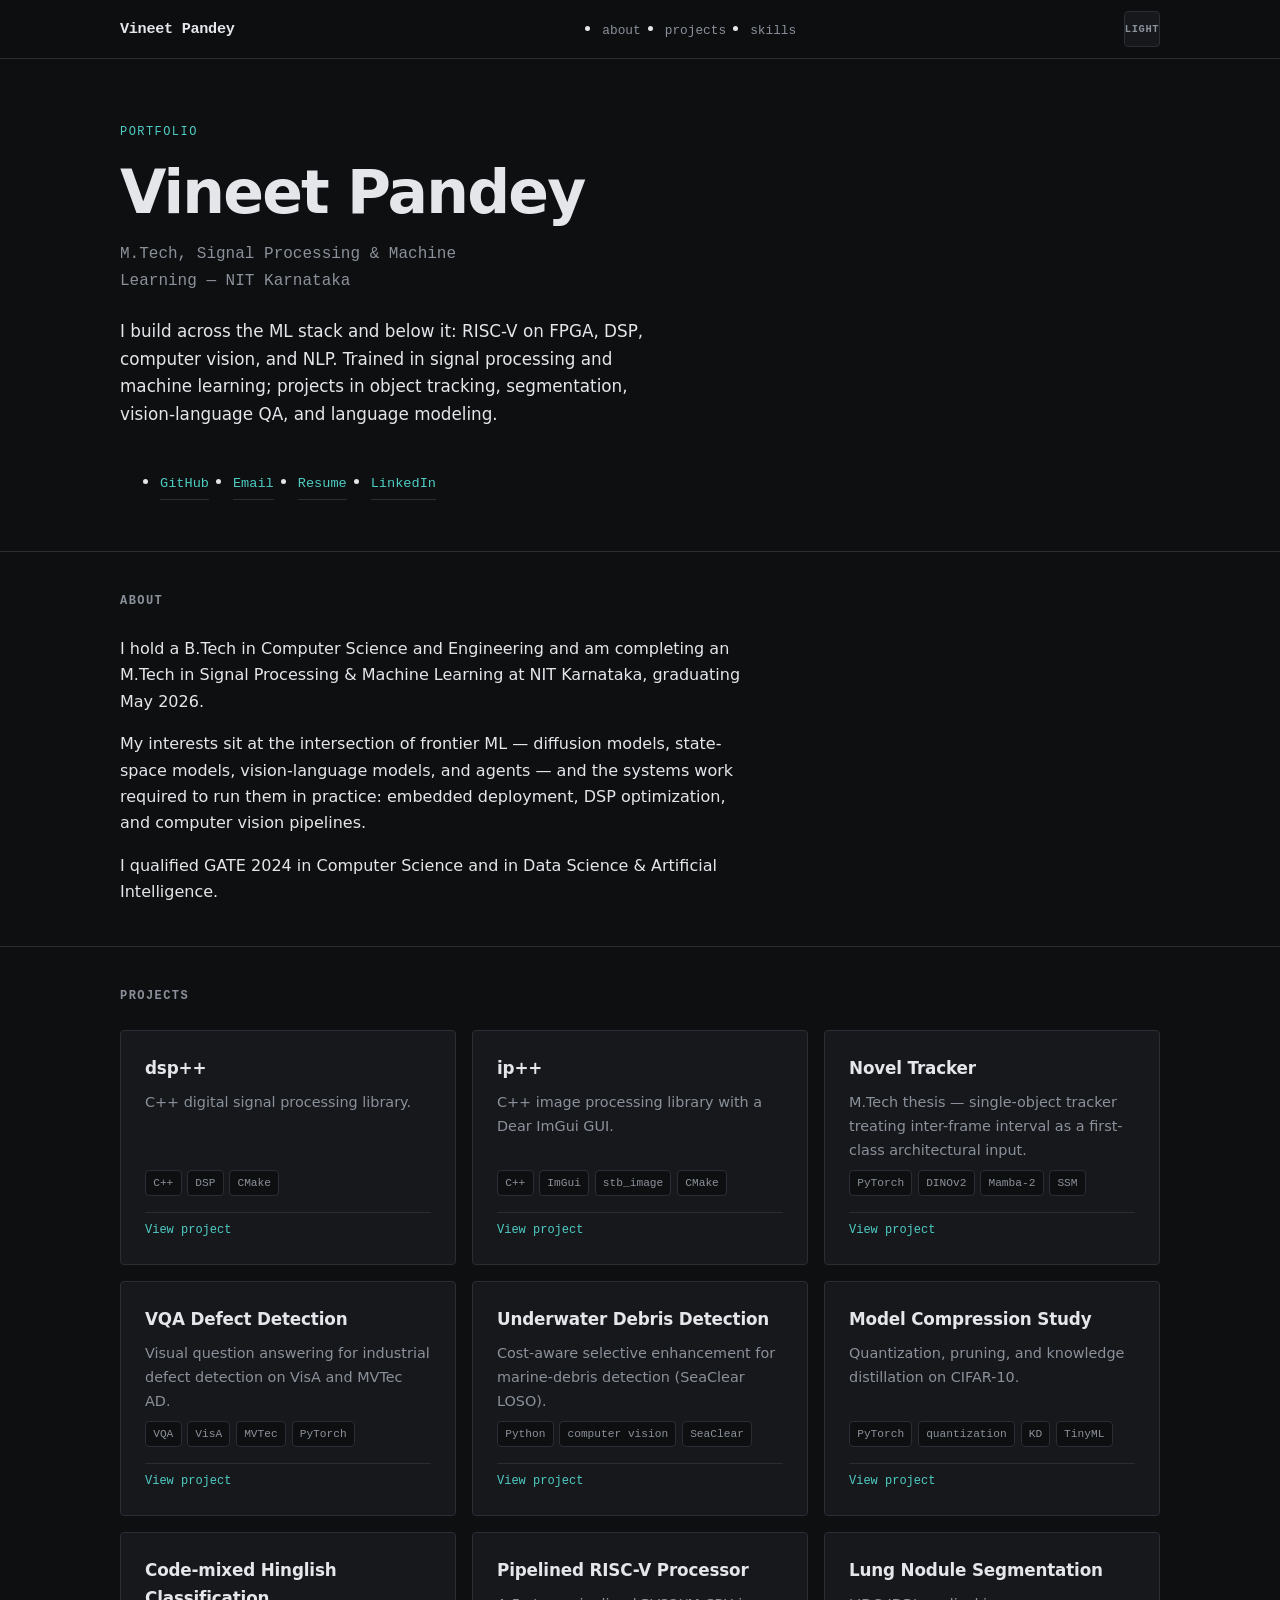
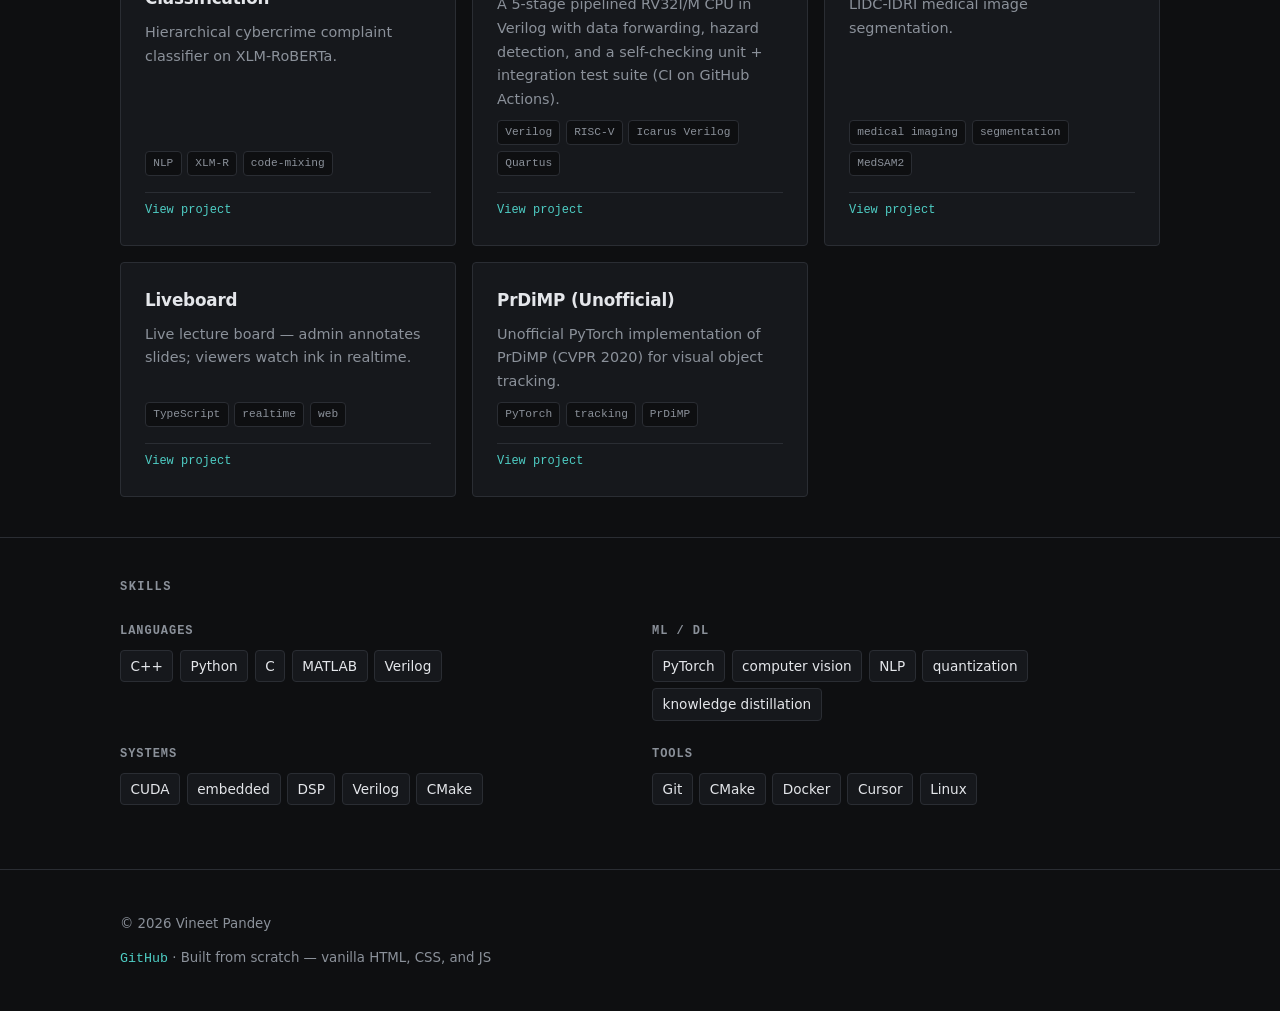
<file: index.html>
<!DOCTYPE html>
<html lang="en">
<head>
  <meta charset="UTF-8">
  <meta name="viewport" content="width=device-width, initial-scale=1.0">
  <meta name="description" content="Vineet Pandey — M.Tech Signal Processing &amp; Machine Learning. C++, PyTorch, embedded DSP, computer vision.">
  <title>Vineet Pandey</title>
  <link rel="stylesheet" href="styles.css">
  <script src="projects-data.js" defer></script>
  <script src="script.js" defer></script>
</head>
<body>
  <a class="skip-link" href="#main">Skip to content</a>

  <header class="site-header">
    <div class="container header-inner">
      <a class="logo" href="index.html">Vineet Pandey</a>
      <nav class="site-nav" aria-label="Primary">
        <ul>
          <li><a href="#about">About</a></li>
          <li><a href="#projects">Projects</a></li>
          <li><a href="#skills">Skills</a></li>
        </ul>
      </nav>
      <button
        type="button"
        class="theme-toggle"
        id="theme-toggle"
        aria-label="Switch to light mode"
        aria-pressed="false"
      >
        <span class="theme-toggle__label" aria-hidden="true">Light</span>
      </button>
    </div>
  </header>

  <main id="main">
    <!-- ===== EDITABLE: HERO ===== -->
    <section class="hero" aria-labelledby="hero-heading">
      <div class="container">
        <p class="hero__label">Portfolio</p>
        <h1 id="hero-heading" class="hero__name">Vineet Pandey</h1>
        <p class="hero__tagline">M.Tech, Signal Processing &amp; Machine Learning — NIT Karnataka</p>
        <p class="hero__intro">
          I build across the ML stack and below it: RISC-V on FPGA, DSP, computer vision, and NLP. Trained in signal processing and machine learning; projects in object tracking, segmentation, vision-language QA, and language modeling.
        </p>
        <ul class="hero__links">
          <li>
            <a href="https://github.com/heller007" rel="noopener noreferrer">GitHub</a>
          </li>
          <li>
            <a href="mailto:[vineetxyz001@gmail.com]">Email</a>
          </li>
          <li>
            <a href="https://drive.google.com/drive/folders/1xzDiKN1UOqpJz4rOyWnDZ7urQiCHUUfY?usp=drive_link" rel="noopener noreferrer">Resume</a>
          </li>
          <li>
            <a href="linkedin.com/in/heller007" rel="noopener noreferrer">LinkedIn</a>
          </li>
        </ul>
      </div>
    </section>
    <!-- ===== END HERO ===== -->

    <!-- ===== EDITABLE: ABOUT ===== -->
    <section id="about" class="section" aria-labelledby="about-heading">
      <div class="container">
        <h2 id="about-heading" class="section__heading">About</h2>
        <div class="section__body about__body">
          <p>
            I hold a B.Tech in Computer Science and Engineering and am completing an M.Tech in
            Signal Processing &amp; Machine Learning at NIT Karnataka, graduating May 2026.
          </p>
          <p>
            My interests sit at the intersection of frontier ML — diffusion models, state-space
            models, vision-language models, and agents — and the systems work required to run them
            in practice: embedded deployment, DSP optimization, and computer vision pipelines.
          </p>
          <p>
            I qualified GATE 2024 in Computer Science and in Data Science &amp; Artificial
            Intelligence.
          </p>
        </div>
      </div>
    </section>
    <!-- ===== END ABOUT ===== -->

    <!-- ===== EDITABLE: PROJECTS ===== -->
    <section id="projects" class="section" aria-labelledby="projects-heading">
      <div class="container">
        <h2 id="projects-heading" class="section__heading">Projects</h2>
        <ul class="project-grid" role="list">

          <!-- PROJECT CARD — copy this block to add a new project -->
          <li class="project-card">
            <a class="project-card__link" href="project.html?id=dsp-cpp">
              <h3 class="project-card__title">dsp++</h3>
              <p class="project-card__desc">C++ digital signal processing library.</p>
              <ul class="tag-list" role="list" aria-label="Technologies">
                <li>C++</li>
                <li>DSP</li>
                <li>CMake</li>
              </ul>
              <span class="project-card__cta">View project</span>
            </a>
          </li>
          <!-- END PROJECT CARD -->

          <!-- PROJECT CARD -->
          <li class="project-card">
            <a class="project-card__link" href="project.html?id=imgproc-cpp">
              <h3 class="project-card__title">ip++</h3>
              <p class="project-card__desc">C++ image processing library with a Dear ImGui GUI.</p>
              <ul class="tag-list" role="list" aria-label="Technologies">
                <li>C++</li>
                <li>ImGui</li>
                <li>stb_image</li>
                <li>CMake</li>
              </ul>
              <span class="project-card__cta">View project</span>
            </a>
          </li>
          <!-- END PROJECT CARD -->

          <!-- PROJECT CARD -->
          <li class="project-card">
            <a class="project-card__link" href="project.html?id=novel-tracker">
              <h3 class="project-card__title">Novel Tracker</h3>
              <p class="project-card__desc">
                M.Tech thesis — single-object tracker treating inter-frame interval as a
                first-class architectural input.
              </p>
              <ul class="tag-list" role="list" aria-label="Technologies">
                <li>PyTorch</li>
                <li>DINOv2</li>
                <li>Mamba-2</li>
                <li>SSM</li>
              </ul>
              <span class="project-card__cta">View project</span>
            </a>
          </li>
          <!-- END PROJECT CARD -->

          <!-- PROJECT CARD -->
          <li class="project-card">
            <a class="project-card__link" href="project.html?id=defect-vqa">
              <h3 class="project-card__title">VQA Defect Detection</h3>
              <p class="project-card__desc">
                Visual question answering for industrial defect detection on VisA and MVTec AD.
              </p>
              <ul class="tag-list" role="list" aria-label="Technologies">
                <li>VQA</li>
                <li>VisA</li>
                <li>MVTec</li>
                <li>PyTorch</li>
              </ul>
              <span class="project-card__cta">View project</span>
            </a>
          </li>
          <!-- END PROJECT CARD -->

          <!-- PROJECT CARD -->
          <li class="project-card">
            <a class="project-card__link" href="project.html?id=underwater">
              <h3 class="project-card__title">Underwater Debris Detection</h3>
              <p class="project-card__desc">
                Cost-aware selective enhancement for marine-debris detection (SeaClear LOSO).
              </p>
              <ul class="tag-list" role="list" aria-label="Technologies">
                <li>Python</li>
                <li>computer vision</li>
                <li>SeaClear</li>
              </ul>
              <span class="project-card__cta">View project</span>
            </a>
          </li>
          <!-- END PROJECT CARD -->

          <!-- PROJECT CARD -->
          <li class="project-card">
            <a class="project-card__link" href="project.html?id=tinyml-seminar">
              <h3 class="project-card__title">Model Compression Study</h3>
              <p class="project-card__desc">
                Quantization, pruning, and knowledge distillation on CIFAR-10.
              </p>
              <ul class="tag-list" role="list" aria-label="Technologies">
                <li>PyTorch</li>
                <li>quantization</li>
                <li>KD</li>
                <li>TinyML</li>
              </ul>
              <span class="project-card__cta">View project</span>
            </a>
          </li>
          <!-- END PROJECT CARD -->

          <!-- PROJECT CARD -->
          <li class="project-card">
            <a class="project-card__link" href="project.html?id=cybergaurd">
              <h3 class="project-card__title">Code-mixed Hinglish Classification</h3>
              <p class="project-card__desc">
                Hierarchical cybercrime complaint classifier on XLM-RoBERTa.
              </p>
              <ul class="tag-list" role="list" aria-label="Technologies">
                <li>NLP</li>
                <li>XLM-R</li>
                <li>code-mixing</li>
              </ul>
              <span class="project-card__cta">View project</span>
            </a>
          </li>
          <!-- END PROJECT CARD -->

          <!-- PROJECT CARD -->
          <li class="project-card">
            <a class="project-card__link" href="project.html?id=pipelined-riscv">
              <h3 class="project-card__title">Pipelined RISC-V Processor</h3>
              <p class="project-card__desc">
                A 5-stage pipelined RV32I/M CPU in Verilog with data forwarding, hazard
                detection, and a self-checking unit + integration test suite (CI on GitHub Actions).
              </p>
              <ul class="tag-list" role="list" aria-label="Technologies">
                <li>Verilog</li>
                <li>RISC-V</li>
                <li>Icarus Verilog</li>
                <li>Quartus</li>
              </ul>
              <span class="project-card__cta">View project</span>
            </a>
          </li>
          <!-- END PROJECT CARD -->

          <!-- PROJECT CARD -->
          <li class="project-card">
            <a class="project-card__link" href="project.html?id=lidc-nodule">
              <h3 class="project-card__title">Lung Nodule Segmentation</h3>
              <p class="project-card__desc">LIDC-IDRI medical image segmentation.</p>
              <ul class="tag-list" role="list" aria-label="Technologies">
                <li>medical imaging</li>
                <li>segmentation</li>
                <li>MedSAM2</li>
              </ul>
              <span class="project-card__cta">View project</span>
            </a>
          </li>
          <!-- END PROJECT CARD -->

          <!-- PROJECT CARD -->
          <li class="project-card">
            <a class="project-card__link" href="project.html?id=liveboard">
              <h3 class="project-card__title">Liveboard</h3>
              <p class="project-card__desc">
                Live lecture board — admin annotates slides; viewers watch ink in realtime.
              </p>
              <ul class="tag-list" role="list" aria-label="Technologies">
                <li>TypeScript</li>
                <li>realtime</li>
                <li>web</li>
              </ul>
              <span class="project-card__cta">View project</span>
            </a>
          </li>
          <!-- END PROJECT CARD -->

          <!-- PROJECT CARD -->
          <li class="project-card">
            <a class="project-card__link" href="project.html?id=prdimp">
              <h3 class="project-card__title">PrDiMP (Unofficial)</h3>
              <p class="project-card__desc">
                Unofficial PyTorch implementation of PrDiMP (CVPR 2020) for visual object tracking.
              </p>
              <ul class="tag-list" role="list" aria-label="Technologies">
                <li>PyTorch</li>
                <li>tracking</li>
                <li>PrDiMP</li>
              </ul>
              <span class="project-card__cta">View project</span>
            </a>
          </li>
          <!-- END PROJECT CARD -->

        </ul>
      </div>
    </section>
    <!-- ===== END PROJECTS ===== -->

    <!-- ===== EDITABLE: SKILLS ===== -->
    <section id="skills" class="section" aria-labelledby="skills-heading">
      <div class="container">
        <h2 id="skills-heading" class="section__heading">Skills</h2>
        <dl class="skills-list">
          <div class="skills-group">
            <dt>Languages</dt>
            <dd>
              <ul class="chip-list" role="list">
                <li>C++</li>
                <li>Python</li>
                <li>C</li>
                <li>MATLAB</li>
                <li>Verilog</li>
              </ul>
            </dd>
          </div>
          <div class="skills-group">
            <dt>ML / DL</dt>
            <dd>
              <ul class="chip-list" role="list">
                <li>PyTorch</li>
                <li>computer vision</li>
                <li>NLP</li>
                <li>quantization</li>
                <li>knowledge distillation</li>
              </ul>
            </dd>
          </div>
          <div class="skills-group">
            <dt>Systems</dt>
            <dd>
              <ul class="chip-list" role="list">
                <li>CUDA</li>
                <li>embedded</li>
                <li>DSP</li>
                <li>Verilog</li>
                <li>CMake</li>
              </ul>
            </dd>
          </div>
          <div class="skills-group">
            <dt>Tools</dt>
            <dd>
              <ul class="chip-list" role="list">
                <li>Git</li>
                <li>CMake</li>
                <li>Docker</li>
                <li>Cursor</li>
                <li>Linux</li>
              </ul>
            </dd>
          </div>
        </dl>
      </div>
    </section>
    <!-- ===== END SKILLS ===== -->
  </main>

  <!-- ===== EDITABLE: FOOTER ===== -->
  <footer class="site-footer">
    <div class="container footer-inner">
      <p class="footer__copy">
        <small>&copy; <span id="year"></span> Vineet Pandey</small>
      </p>
      <p class="footer__note">
        <small>
          <a href="https://github.com/heller007" rel="noopener noreferrer">GitHub</a>
          &middot; Built from scratch — vanilla HTML, CSS, and JS
        </small>
      </p>
    </div>
  </footer>
  <!-- ===== END FOOTER ===== -->
</body>
</html>
</file>
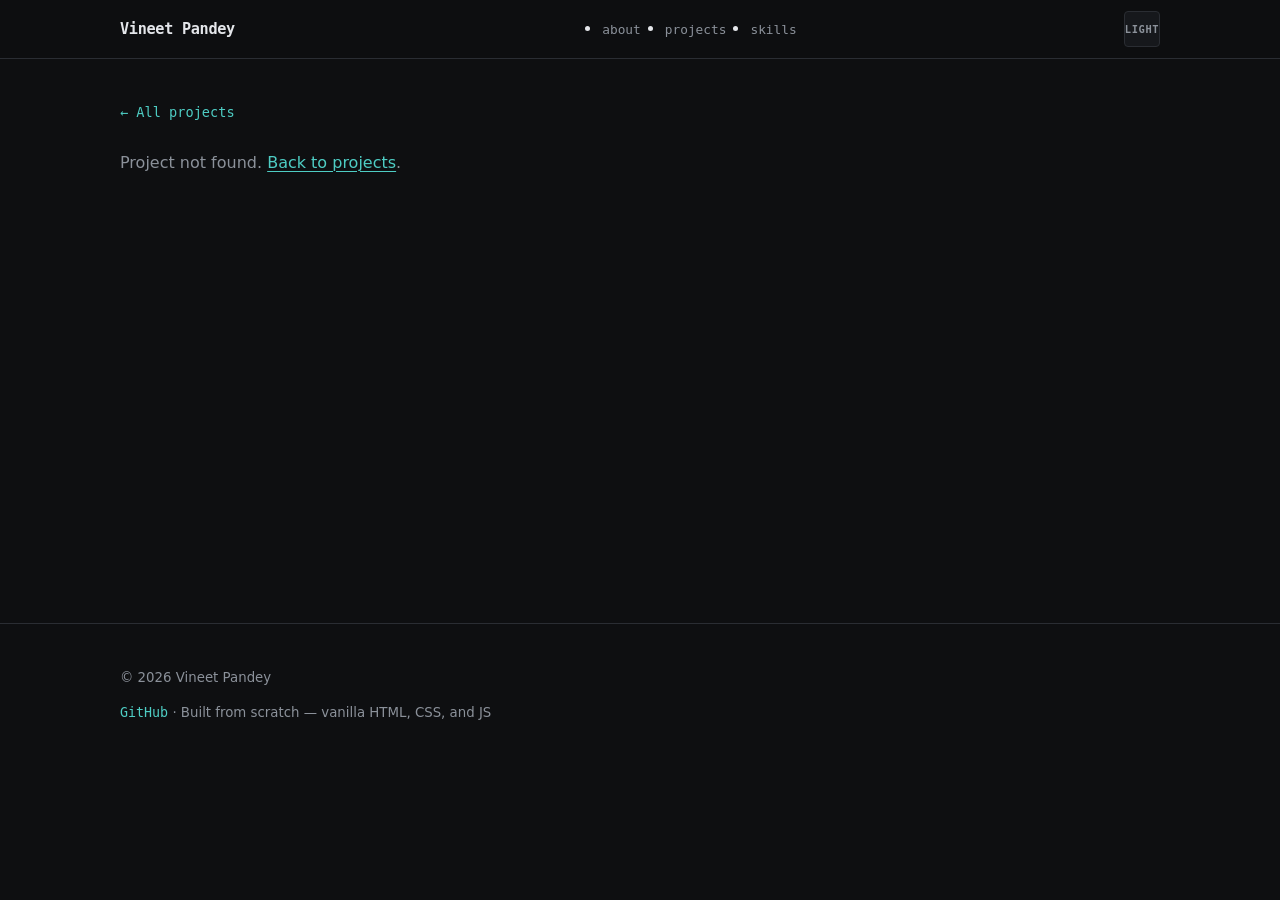
<file: project.html>
<!DOCTYPE html>
<html lang="en">
<head>
  <meta charset="UTF-8">
  <meta name="viewport" content="width=device-width, initial-scale=1.0">
  <meta name="description" content="Project details — Vineet Pandey">
  <title>Project — Vineet Pandey</title>
  <link rel="stylesheet" href="styles.css">
  <script src="projects-data.js" defer></script>
  <script src="script.js" defer></script>
</head>
<body>
  <a class="skip-link" href="#main">Skip to content</a>

  <header class="site-header">
    <div class="container header-inner">
      <a class="logo" href="index.html">Vineet Pandey</a>
      <nav class="site-nav" aria-label="Primary">
        <ul>
          <li><a href="index.html#about">About</a></li>
          <li><a href="index.html#projects">Projects</a></li>
          <li><a href="index.html#skills">Skills</a></li>
        </ul>
      </nav>
      <button
        type="button"
        class="theme-toggle"
        id="theme-toggle"
        aria-label="Switch to light mode"
        aria-pressed="false"
      >
        <span class="theme-toggle__label" aria-hidden="true">Light</span>
      </button>
    </div>
  </header>

  <main id="main" class="project-page">
    <div class="container project-page__inner">
      <p class="project-page__back">
        <a href="index.html#projects">&larr; All projects</a>
      </p>

      <article id="project-detail" aria-live="polite">
        <p class="project-page__loading">Loading project…</p>
      </article>
    </div>
  </main>

  <footer class="site-footer">
    <div class="container footer-inner">
      <p class="footer__copy">
        <small>&copy; <span id="year"></span> Vineet Pandey</small>
      </p>
      <p class="footer__note">
        <small>
          <a href="https://github.com/heller007" rel="noopener noreferrer">GitHub</a>
          &middot; Built from scratch — vanilla HTML, CSS, and JS
        </small>
      </p>
    </div>
  </footer>
</body>
</html>
</file>
<file: styles.css>
/* ===== Theme tokens ===== */
:root {
  color-scheme: dark;
  --color-bg: #0e0f11;
  --color-surface: #16181c;
  --color-border: #2a2d33;
  --color-text: #e4e6ea;
  --color-text-muted: #8b919a;
  --color-accent: #4ecdc4;
  --color-accent-hover: #6eddd6;
  --color-focus: #4ecdc4;
  --font-sans: system-ui, -apple-system, "Segoe UI", Roboto, "Helvetica Neue", Arial, sans-serif;
  --font-mono: ui-monospace, "Cascadia Code", "Source Code Pro", Menlo, Consolas, monospace;
  --space-xs: 0.5rem;
  --space-sm: 1rem;
  --space-md: 1.5rem;
  --space-lg: 2.5rem;
  --space-xl: 4rem;
  --max-width: 68rem;
  --radius: 4px;
  --transition: 150ms ease;
}

[data-theme="light"] {
  color-scheme: light;
  --color-bg: #f7f8f9;
  --color-surface: #ffffff;
  --color-border: #d8dce2;
  --color-text: #1a1d21;
  --color-text-muted: #5c6370;
  --color-accent: #0d8f86;
  --color-accent-hover: #0a726b;
  --color-focus: #0d8f86;
}

[data-theme="dark"] {
  color-scheme: dark;
}

@media (prefers-color-scheme: light) {
  [data-theme="light"] {
    color-scheme: light;
  }
}

@media (prefers-color-scheme: dark) {
  [data-theme="dark"] {
    color-scheme: dark;
  }
}

/* ===== Reset & base ===== */
*,
*::before,
*::after {
  box-sizing: border-box;
}

html {
  scroll-behavior: smooth;
}

@media (prefers-reduced-motion: reduce) {
  html {
    scroll-behavior: auto;
  }

  *,
  *::before,
  *::after {
    animation-duration: 0.01ms !important;
    transition-duration: 0.01ms !important;
  }
}

body {
  margin: 0;
  font-family: var(--font-sans);
  font-size: 1rem;
  line-height: 1.65;
  color: var(--color-text);
  background-color: var(--color-bg);
  -webkit-font-smoothing: antialiased;
}

img {
  max-width: 100%;
  height: auto;
}

a {
  color: var(--color-accent);
  text-decoration-thickness: 1px;
  text-underline-offset: 3px;
  transition: color var(--transition);
}

a:hover {
  color: var(--color-accent-hover);
}

a:focus-visible,
button:focus-visible {
  outline: 2px solid var(--color-focus);
  outline-offset: 3px;
}

ul[role="list"],
ol[role="list"] {
  list-style: none;
  margin: 0;
  padding: 0;
}

/* ===== Layout ===== */
.container {
  width: 100%;
  max-width: var(--max-width);
  margin-inline: auto;
  padding-inline: var(--space-sm);
}

@media (min-width: 48rem) {
  .container {
    padding-inline: var(--space-md);
  }
}

.skip-link {
  position: absolute;
  top: -100%;
  left: var(--space-sm);
  z-index: 100;
  padding: var(--space-xs) var(--space-sm);
  background: var(--color-surface);
  color: var(--color-text);
  border: 1px solid var(--color-border);
  border-radius: var(--radius);
}

.skip-link:focus {
  top: var(--space-sm);
}

/* ===== Header ===== */
.site-header {
  position: sticky;
  top: 0;
  z-index: 50;
  background-color: color-mix(in srgb, var(--color-bg) 92%, transparent);
  backdrop-filter: blur(8px);
  border-bottom: 1px solid var(--color-border);
}

.header-inner {
  display: flex;
  align-items: center;
  justify-content: space-between;
  gap: var(--space-sm);
  min-height: 3.5rem;
}

.logo {
  font-family: var(--font-mono);
  font-size: 0.95rem;
  font-weight: 600;
  color: var(--color-text);
  text-decoration: none;
  letter-spacing: -0.02em;
}

.logo:hover {
  color: var(--color-accent);
}

.site-nav ul {
  display: flex;
  gap: var(--space-md);
}

.site-nav a {
  font-family: var(--font-mono);
  font-size: 0.8rem;
  color: var(--color-text-muted);
  text-decoration: none;
  text-transform: lowercase;
}

.site-nav a:hover {
  color: var(--color-text);
}

.theme-toggle {
  display: flex;
  align-items: center;
  justify-content: center;
  width: 2.25rem;
  height: 2.25rem;
  padding: 0;
  border: 1px solid var(--color-border);
  border-radius: var(--radius);
  background: var(--color-surface);
  color: var(--color-text-muted);
  cursor: pointer;
  transition: border-color var(--transition), color var(--transition);
}

.theme-toggle:hover {
  border-color: var(--color-accent);
  color: var(--color-text);
}

.theme-toggle__label {
  font-family: var(--font-mono);
  font-size: 0.65rem;
  font-weight: 600;
  text-transform: uppercase;
  letter-spacing: 0.06em;
  line-height: 1;
}

/* ===== Hero ===== */
.hero {
  padding-block: var(--space-xl) var(--space-lg);
}

.hero__label {
  font-family: var(--font-mono);
  font-size: 0.75rem;
  text-transform: uppercase;
  letter-spacing: 0.12em;
  color: var(--color-accent);
  margin: 0 0 var(--space-sm);
}

.hero__name {
  font-size: clamp(2.5rem, 8vw, 3.75rem);
  font-weight: 700;
  line-height: 1.1;
  letter-spacing: -0.03em;
  margin: 0 0 var(--space-sm);
}

.hero__tagline {
  font-family: var(--font-mono);
  font-size: clamp(0.85rem, 2.5vw, 1rem);
  color: var(--color-text-muted);
  margin: 0 0 var(--space-md);
  max-width: 42ch;
}

.hero__intro {
  font-size: 1.05rem;
  max-width: 52ch;
  margin: 0 0 var(--space-lg);
  color: var(--color-text);
}

.hero__links {
  display: flex;
  flex-wrap: wrap;
  gap: var(--space-sm) var(--space-md);
}

.hero__links a {
  font-family: var(--font-mono);
  font-size: 0.85rem;
  text-decoration: none;
  padding: var(--space-xs) 0;
  border-bottom: 1px solid var(--color-border);
}

.hero__links a:hover {
  border-bottom-color: var(--color-accent);
}

/* ===== Sections ===== */
.section {
  padding-block: var(--space-lg);
  border-top: 1px solid var(--color-border);
}

.section__heading {
  font-family: var(--font-mono);
  font-size: 0.75rem;
  font-weight: 600;
  text-transform: uppercase;
  letter-spacing: 0.12em;
  color: var(--color-text-muted);
  margin: 0 0 var(--space-md);
}

.section__body {
  max-width: 62ch;
}

.about__body p {
  margin: 0 0 var(--space-sm);
}

.about__body p:last-child {
  margin-bottom: 0;
}

/* ===== Projects ===== */
.project-grid {
  display: grid;
  gap: var(--space-sm);
}

@media (min-width: 36rem) {
  .project-grid {
    grid-template-columns: repeat(2, 1fr);
  }
}

@media (min-width: 64rem) {
  .project-grid {
    grid-template-columns: repeat(3, 1fr);
  }
}

.project-card {
  background: var(--color-surface);
  border: 1px solid var(--color-border);
  border-radius: var(--radius);
  transition: border-color var(--transition);
}

.project-card:hover {
  border-color: color-mix(in srgb, var(--color-accent) 40%, var(--color-border));
}

.project-card__link {
  display: flex;
  flex-direction: column;
  gap: var(--space-xs);
  padding: var(--space-md);
  height: 100%;
  color: inherit;
  text-decoration: none;
}

.project-card__link:hover {
  color: inherit;
}

.project-card__title {
  font-size: 1.05rem;
  font-weight: 600;
  margin: 0;
  letter-spacing: -0.01em;
  color: var(--color-text);
}

.project-card__desc {
  font-size: 0.9rem;
  color: var(--color-text-muted);
  margin: 0;
  flex-grow: 1;
}

.tag-list {
  display: flex;
  flex-wrap: wrap;
  gap: 0.35rem;
  margin-top: var(--space-xs);
}

.tag-list li {
  font-family: var(--font-mono);
  font-size: 0.7rem;
  padding: 0.15rem 0.45rem;
  color: var(--color-text-muted);
  background: var(--color-bg);
  border: 1px solid var(--color-border);
  border-radius: var(--radius);
}

.project-card__cta {
  font-family: var(--font-mono);
  font-size: 0.75rem;
  color: var(--color-accent);
  margin-top: var(--space-xs);
  padding-top: var(--space-xs);
  border-top: 1px solid var(--color-border);
}

.project-card__link:hover .project-card__cta {
  color: var(--color-accent-hover);
}

.project-card__links {
  display: flex;
  flex-wrap: wrap;
  gap: var(--space-sm);
  margin-top: var(--space-xs);
  padding-top: var(--space-xs);
  border-top: 1px solid var(--color-border);
}

.project-card__links a {
  font-family: var(--font-mono);
  font-size: 0.75rem;
  text-decoration: none;
}

.placeholder-link {
  font-family: var(--font-mono);
  font-size: 0.75rem;
  color: var(--color-text-muted);
  font-style: italic;
}

/* ===== Project detail page ===== */
.project-page {
  padding-block: var(--space-lg) var(--space-xl);
  min-height: 60vh;
}

.project-page__back {
  margin: 0 0 var(--space-md);
}

.project-page__back a {
  font-family: var(--font-mono);
  font-size: 0.85rem;
  text-decoration: none;
}

.project-page__loading,
.project-page__missing {
  color: var(--color-text-muted);
}

.project-detail__label {
  font-family: var(--font-mono);
  font-size: 0.75rem;
  text-transform: uppercase;
  letter-spacing: 0.12em;
  color: var(--color-accent);
  margin: 0 0 var(--space-sm);
}

.project-detail__title {
  font-size: clamp(1.75rem, 5vw, 2.5rem);
  font-weight: 700;
  letter-spacing: -0.02em;
  margin: 0 0 var(--space-sm);
  line-height: 1.15;
}

.project-detail__summary {
  font-size: 1.05rem;
  color: var(--color-text-muted);
  max-width: 52ch;
  margin: 0 0 var(--space-md);
}

.project-detail__section {
  margin-top: var(--space-lg);
}

.project-detail__h2 {
  font-family: var(--font-mono);
  font-size: 0.75rem;
  font-weight: 600;
  text-transform: uppercase;
  letter-spacing: 0.12em;
  color: var(--color-text-muted);
  margin: 0 0 var(--space-sm);
}

.project-detail__highlights {
  margin: 0;
  padding-left: 1.15rem;
  max-width: 62ch;
  color: var(--color-text);
}

.project-detail__highlights li {
  margin-bottom: 0.4rem;
}

.project-detail__highlights li:last-child {
  margin-bottom: 0;
}

.project-detail__about {
  max-width: 62ch;
}

.project-detail__about p {
  margin: 0 0 var(--space-sm);
}

.project-detail__about p:last-child {
  margin-bottom: 0;
}

.project-detail__gallery {
  display: grid;
  gap: var(--space-sm);
  grid-template-columns: 1fr;
}

@media (min-width: 36rem) {
  .project-detail__gallery {
    grid-template-columns: repeat(2, 1fr);
  }
}

.project-detail__figure {
  margin: 0;
  background: var(--color-surface);
  border: 1px solid var(--color-border);
  border-radius: var(--radius);
  overflow: hidden;
}

.project-detail__figure img {
  display: block;
  width: 100%;
  height: auto;
  vertical-align: middle;
  background: var(--color-bg);
}

.project-detail__figure figcaption {
  font-family: var(--font-mono);
  font-size: 0.7rem;
  color: var(--color-text-muted);
  padding: 0.45rem 0.65rem;
  border-top: 1px solid var(--color-border);
}

.project-detail__actions {
  display: flex;
  flex-wrap: wrap;
  gap: var(--space-sm);
  margin-top: var(--space-lg);
}

.project-detail__actions a {
  font-family: var(--font-mono);
  font-size: 0.85rem;
  text-decoration: none;
  padding: 0.45rem 0.85rem;
  border: 1px solid var(--color-border);
  border-radius: var(--radius);
  color: var(--color-text);
  background: var(--color-surface);
  transition: border-color var(--transition), color var(--transition);
}

.project-detail__actions a:hover {
  border-color: var(--color-accent);
  color: var(--color-accent);
}

.project-detail__actions a.primary {
  border-color: var(--color-accent);
  color: var(--color-accent);
}

/* ===== Skills ===== */
.skills-list {
  display: grid;
  gap: var(--space-md);
  margin: 0;
}

@media (min-width: 36rem) {
  .skills-list {
    grid-template-columns: repeat(2, 1fr);
  }
}

.skills-group dt {
  font-family: var(--font-mono);
  font-size: 0.75rem;
  font-weight: 600;
  text-transform: uppercase;
  letter-spacing: 0.08em;
  color: var(--color-text-muted);
  margin-bottom: var(--space-xs);
}

.skills-group dd {
  margin: 0;
}

.chip-list {
  display: flex;
  flex-wrap: wrap;
  gap: 0.4rem;
}

.chip-list li {
  font-size: 0.85rem;
  padding: 0.25rem 0.6rem;
  background: var(--color-surface);
  border: 1px solid var(--color-border);
  border-radius: var(--radius);
  transition: border-color var(--transition);
}

.chip-list li:hover {
  border-color: color-mix(in srgb, var(--color-accent) 35%, var(--color-border));
}

/* ===== Footer ===== */
.site-footer {
  padding-block: var(--space-lg);
  border-top: 1px solid var(--color-border);
  margin-top: var(--space-md);
}

.footer-inner {
  display: flex;
  flex-direction: column;
  gap: var(--space-xs);
}

.footer__copy,
.footer__note {
  margin: 0;
  color: var(--color-text-muted);
}

.footer__note a {
  font-family: var(--font-mono);
  font-size: inherit;
  text-decoration: none;
}
</file>
